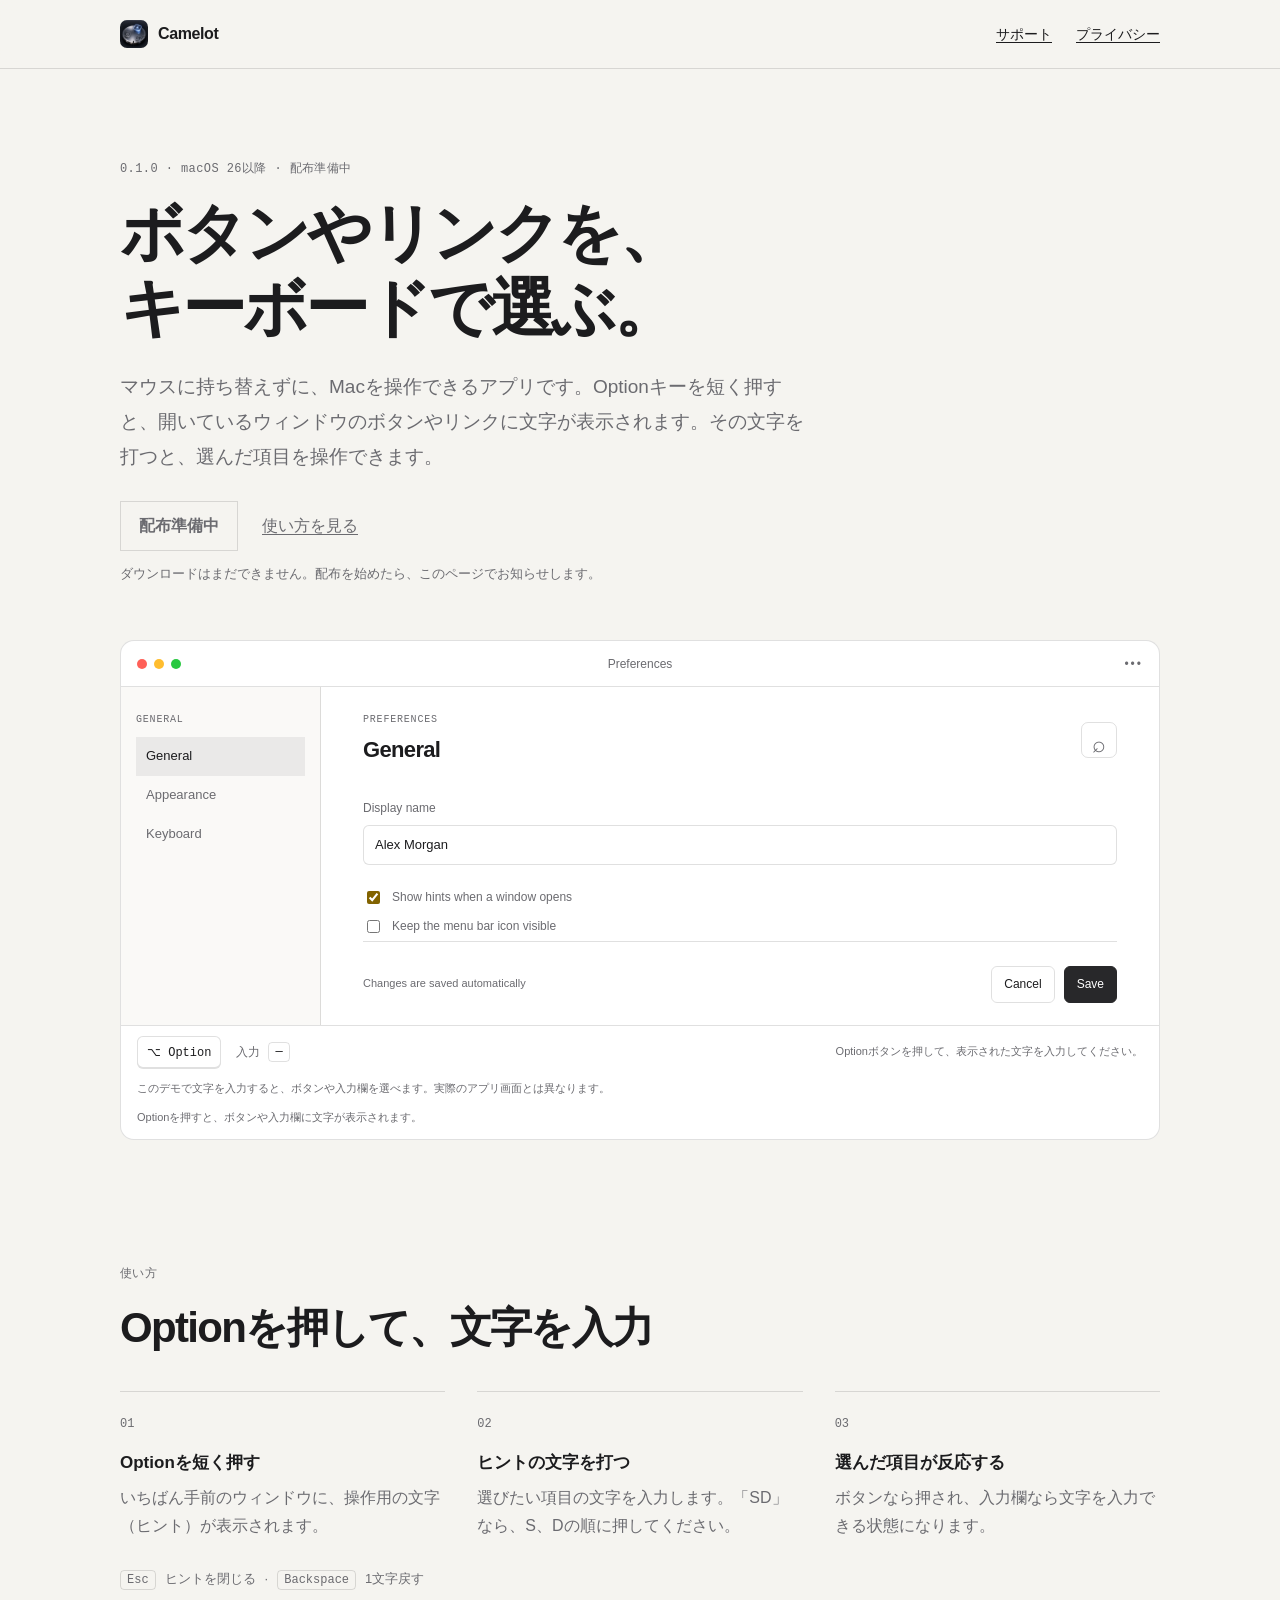
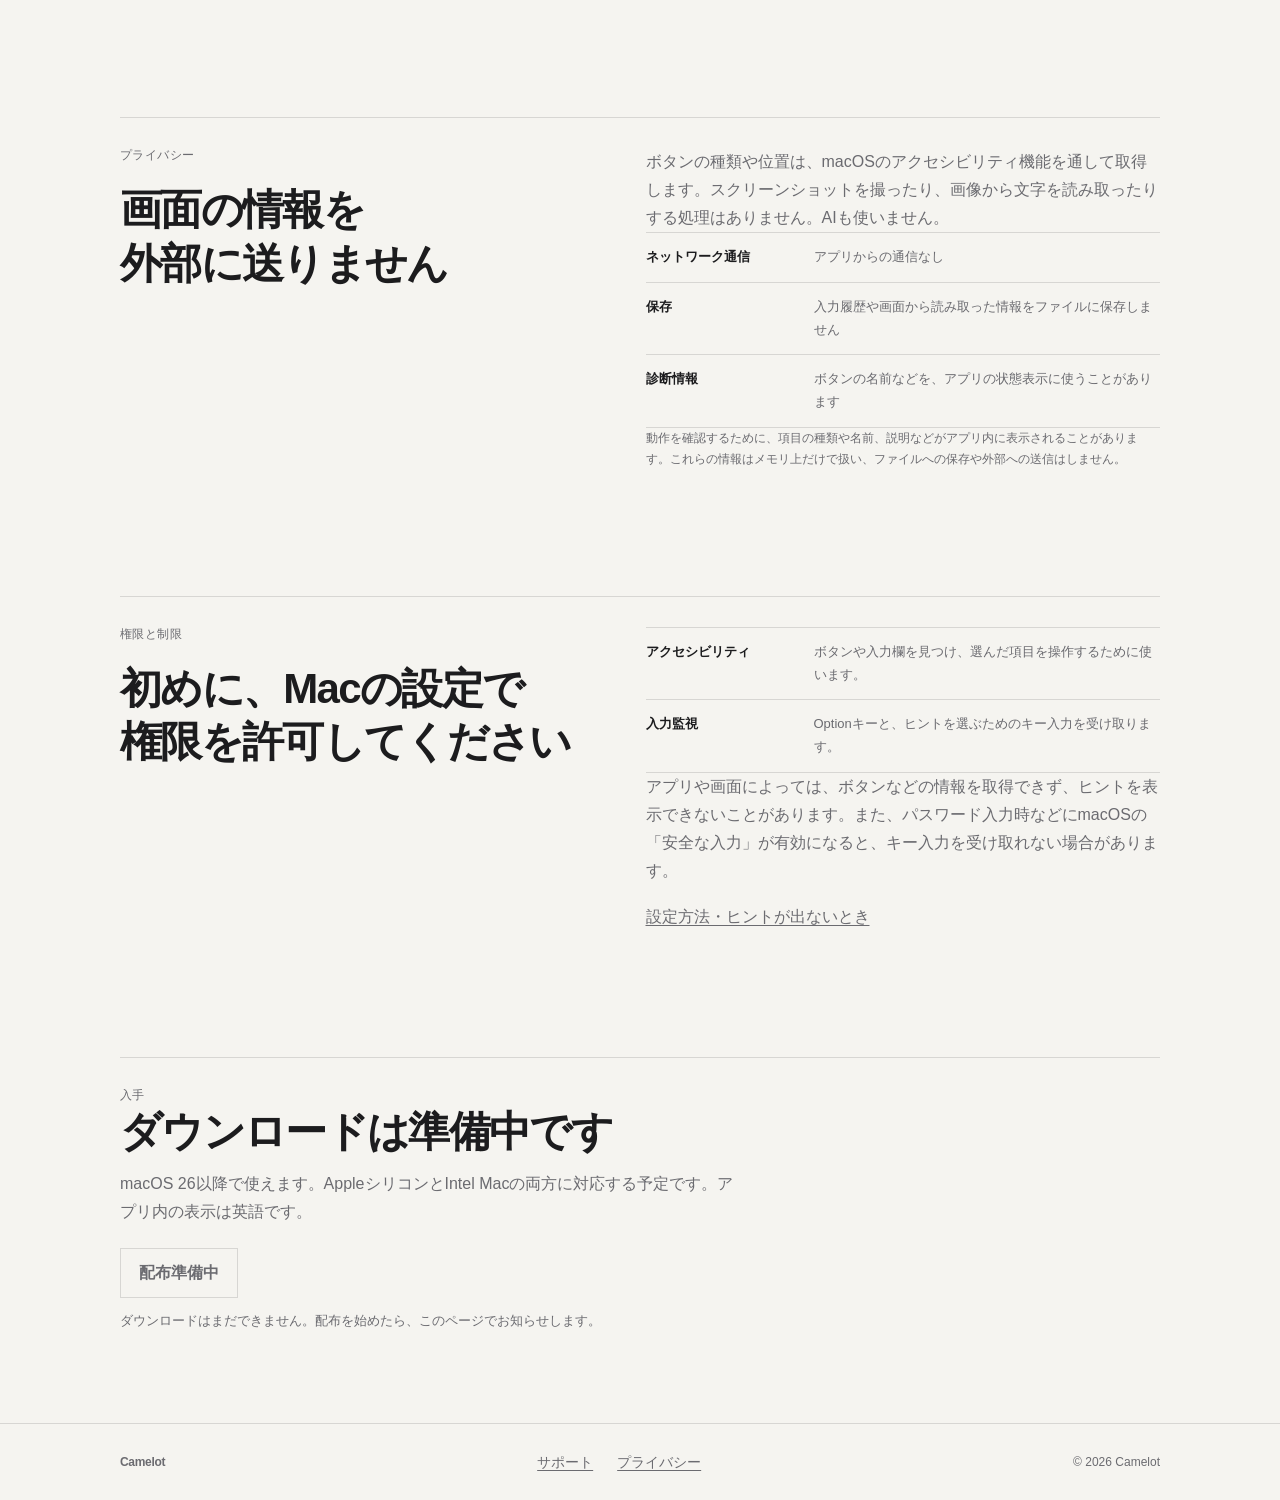
<file: docs/site/index.html>
<!doctype html>
<html lang="ja">
<head>
  <meta charset="utf-8">
  <meta name="viewport" content="width=device-width, initial-scale=1">
  <meta name="theme-color" content="#f5f4f0">
  <meta name="description" content="ボタンやリンクをキーボードで選べるMacアプリです。Optionキーを押し、画面に表示された文字を入力して操作します。">
  <title>Camelot — ボタンやリンクを、キーボードで選ぶ。</title>
  <link rel="icon" type="image/png" href="assets/icon.png">
  <link rel="stylesheet" href="assets/site.css">
  <script src="assets/site.js" defer></script>
</head>
<body>
  <header class="site-header">
    <div class="shell header-row">
      <a class="brand" href="index.html"><img src="assets/icon.png" width="28" height="28" alt=""><span>Camelot</span></a>
      <nav aria-label="ページ"><a href="support.html">サポート</a><a href="privacy.html">プライバシー</a></nav>
    </div>
  </header>
  <main class="shell">
    <section class="hero" aria-labelledby="hero-title">
      <p class="eyebrow"><span data-version>0.1.0</span> · macOS 26以降 · <span data-release-state>配布準備中</span></p>
      <h1 id="hero-title">ボタンやリンクを、<br>キーボードで選ぶ。</h1>
      <p class="lede">マウスに持ち替えずに、Macを操作できるアプリです。Optionキーを短く押すと、開いているウィンドウのボタンやリンクに文字が表示されます。その文字を打つと、選んだ項目を操作できます。</p>
      <div class="hero-actions">
        <a class="button-primary" data-cta aria-disabled="true">配布準備中</a>
        <a class="text-link" href="#how-it-works">使い方を見る</a>
      </div>
      <p class="release-note" data-release-note>ダウンロードはまだできません。配布を始めたら、このページでお知らせします。</p>

      <div class="demo" id="demo" role="group" aria-label="Camelotの文字ヒント操作デモ" tabindex="0" data-state="idle">
        <div class="demo-toolbar">
          <div class="traffic-lights" aria-hidden="true"><i></i><i></i><i></i></div>
          <span class="window-title">Preferences</span>
          <span class="window-tools" aria-hidden="true">•••</span>
        </div>
        <div class="demo-body">
          <aside class="demo-sidebar" aria-label="設定項目">
            <p class="sidebar-heading">GENERAL</p>
            <div class="demo-target" data-hint="G"><button type="button" class="sidebar-item selected">General</button></div>
            <div class="demo-target" data-hint="H"><button type="button" class="sidebar-item">Appearance</button></div>
            <div class="demo-target" data-hint="J"><button type="button" class="sidebar-item">Keyboard</button></div>
          </aside>
          <div class="demo-content">
            <div class="content-heading">
              <div><p class="sidebar-heading">PREFERENCES</p><h2>General</h2></div>
              <div class="demo-target" data-hint="SF"><button type="button" class="icon-button" aria-label="Search">⌕</button></div>
            </div>
            <div class="demo-target field-target" data-hint="F">
              <label for="demo-name">Display name</label>
              <input id="demo-name" type="text" value="Alex Morgan" autocomplete="off">
            </div>
            <div class="demo-target check-target" data-hint="A">
              <label><input type="checkbox" checked> Show hints when a window opens</label>
            </div>
            <div class="demo-target check-target" data-hint="K">
              <label><input type="checkbox"> Keep the menu bar icon visible</label>
            </div>
            <div class="demo-footer">
              <span class="demo-unsaved">Changes are saved automatically</span>
              <div class="demo-buttons">
                <div class="demo-target" data-hint="E"><button type="button" class="button-secondary">Cancel</button></div>
                <div class="demo-target" data-hint="SD"><button type="button" class="button-dark">Save</button></div>
              </div>
            </div>
          </div>
        </div>
        <div class="demo-controls">
          <button class="keycap option-key" type="button" data-demo-key="option" aria-label="Optionキーを短く押す">⌥ <span>Option</span></button>
          <p class="typed-line"><span class="typed-label">入力</span><kbd data-prefix>—</kbd></p>
          <p class="demo-instruction">Optionボタンを押して、表示された文字を入力してください。</p>
        </div>
        <div class="touch-keys" aria-label="デモ用キー">
          <button type="button" data-demo-key="S">S</button><button type="button" data-demo-key="D">D</button>
          <button type="button" data-demo-key="F">F</button><button type="button" data-demo-key="A">A</button>
          <button type="button" data-demo-key="backspace" aria-label="1文字戻す">⌫</button>
          <button type="button" data-demo-key="escape">Esc</button>
        </div>
        <p class="demo-caption">このデモで文字を入力すると、ボタンや入力欄を選べます。実際のアプリ画面とは異なります。</p>
        <p class="demo-status" data-status aria-live="polite">Optionを押すと、ボタンや入力欄に文字が表示されます。</p>
      </div>
    </section>

    <section class="content-section" id="how-it-works" aria-labelledby="how-title">
      <p class="eyebrow">使い方</p>
      <h2 id="how-title">Optionを押して、文字を入力</h2>
      <ol class="steps">
        <li><span class="step-number">01</span><h3>Optionを短く押す</h3><p>いちばん手前のウィンドウに、操作用の文字（ヒント）が表示されます。</p></li>
        <li><span class="step-number">02</span><h3>ヒントの文字を打つ</h3><p>選びたい項目の文字を入力します。「SD」なら、S、Dの順に押してください。</p></li>
        <li><span class="step-number">03</span><h3>選んだ項目が反応する</h3><p>ボタンなら押され、入力欄なら文字を入力できる状態になります。</p></li>
      </ol>
      <p class="key-note"><kbd>Esc</kbd> ヒントを閉じる <span aria-hidden="true">·</span> <kbd>Backspace</kbd> 1文字戻す</p>
    </section>

    <section class="content-section split-section" aria-labelledby="privacy-title">
      <div><p class="eyebrow">プライバシー</p><h2 id="privacy-title">画面の情報を<br>外部に送りません</h2></div>
      <div class="section-copy">
        <p>ボタンの種類や位置は、macOSのアクセシビリティ機能を通して取得します。スクリーンショットを撮ったり、画像から文字を読み取ったりする処理はありません。AIも使いません。</p>
        <dl class="fact-list">
          <div><dt>ネットワーク通信</dt><dd>アプリからの通信なし</dd></div>
          <div><dt>保存</dt><dd>入力履歴や画面から読み取った情報をファイルに保存しません</dd></div>
          <div><dt>診断情報</dt><dd>ボタンの名前などを、アプリの状態表示に使うことがあります</dd></div>
        </dl>
        <p class="fine-print">動作を確認するために、項目の種類や名前、説明などがアプリ内に表示されることがあります。これらの情報はメモリ上だけで扱い、ファイルへの保存や外部への送信はしません。</p>
      </div>
    </section>

    <section class="content-section split-section" aria-labelledby="permissions-title">
      <div><p class="eyebrow">権限と制限</p><h2 id="permissions-title">初めに、Macの設定で<br>権限を許可してください</h2></div>
      <div class="section-copy">
        <dl class="fact-list permissions-list">
          <div><dt>アクセシビリティ</dt><dd>ボタンや入力欄を見つけ、選んだ項目を操作するために使います。</dd></div>
          <div><dt>入力監視</dt><dd>Optionキーと、ヒントを選ぶためのキー入力を受け取ります。</dd></div>
        </dl>
        <p>アプリや画面によっては、ボタンなどの情報を取得できず、ヒントを表示できないことがあります。また、パスワード入力時などにmacOSの「安全な入力」が有効になると、キー入力を受け取れない場合があります。</p>
        <p><a href="support.html">設定方法・ヒントが出ないとき</a></p>
      </div>
    </section>

    <section class="download-section" id="download" aria-labelledby="download-title">
      <p class="eyebrow">入手</p>
      <h2 id="download-title" data-release-heading>ダウンロードは準備中です</h2>
      <p>macOS 26以降で使えます。AppleシリコンとIntel Macの両方に対応する予定です。アプリ内の表示は英語です。</p>
      <a class="button-primary" data-cta aria-disabled="true">配布準備中</a>
      <p class="release-note" data-release-note>ダウンロードはまだできません。配布を始めたら、このページでお知らせします。</p>
    </section>
  </main>
  <footer class="site-footer"><div class="shell footer-row"><a class="brand footer-brand" href="index.html">Camelot</a><nav aria-label="フッター"><a href="support.html">サポート</a><a href="privacy.html">プライバシー</a></nav><span>© 2026 Camelot</span></div></footer>
</body>
</html>
</file>
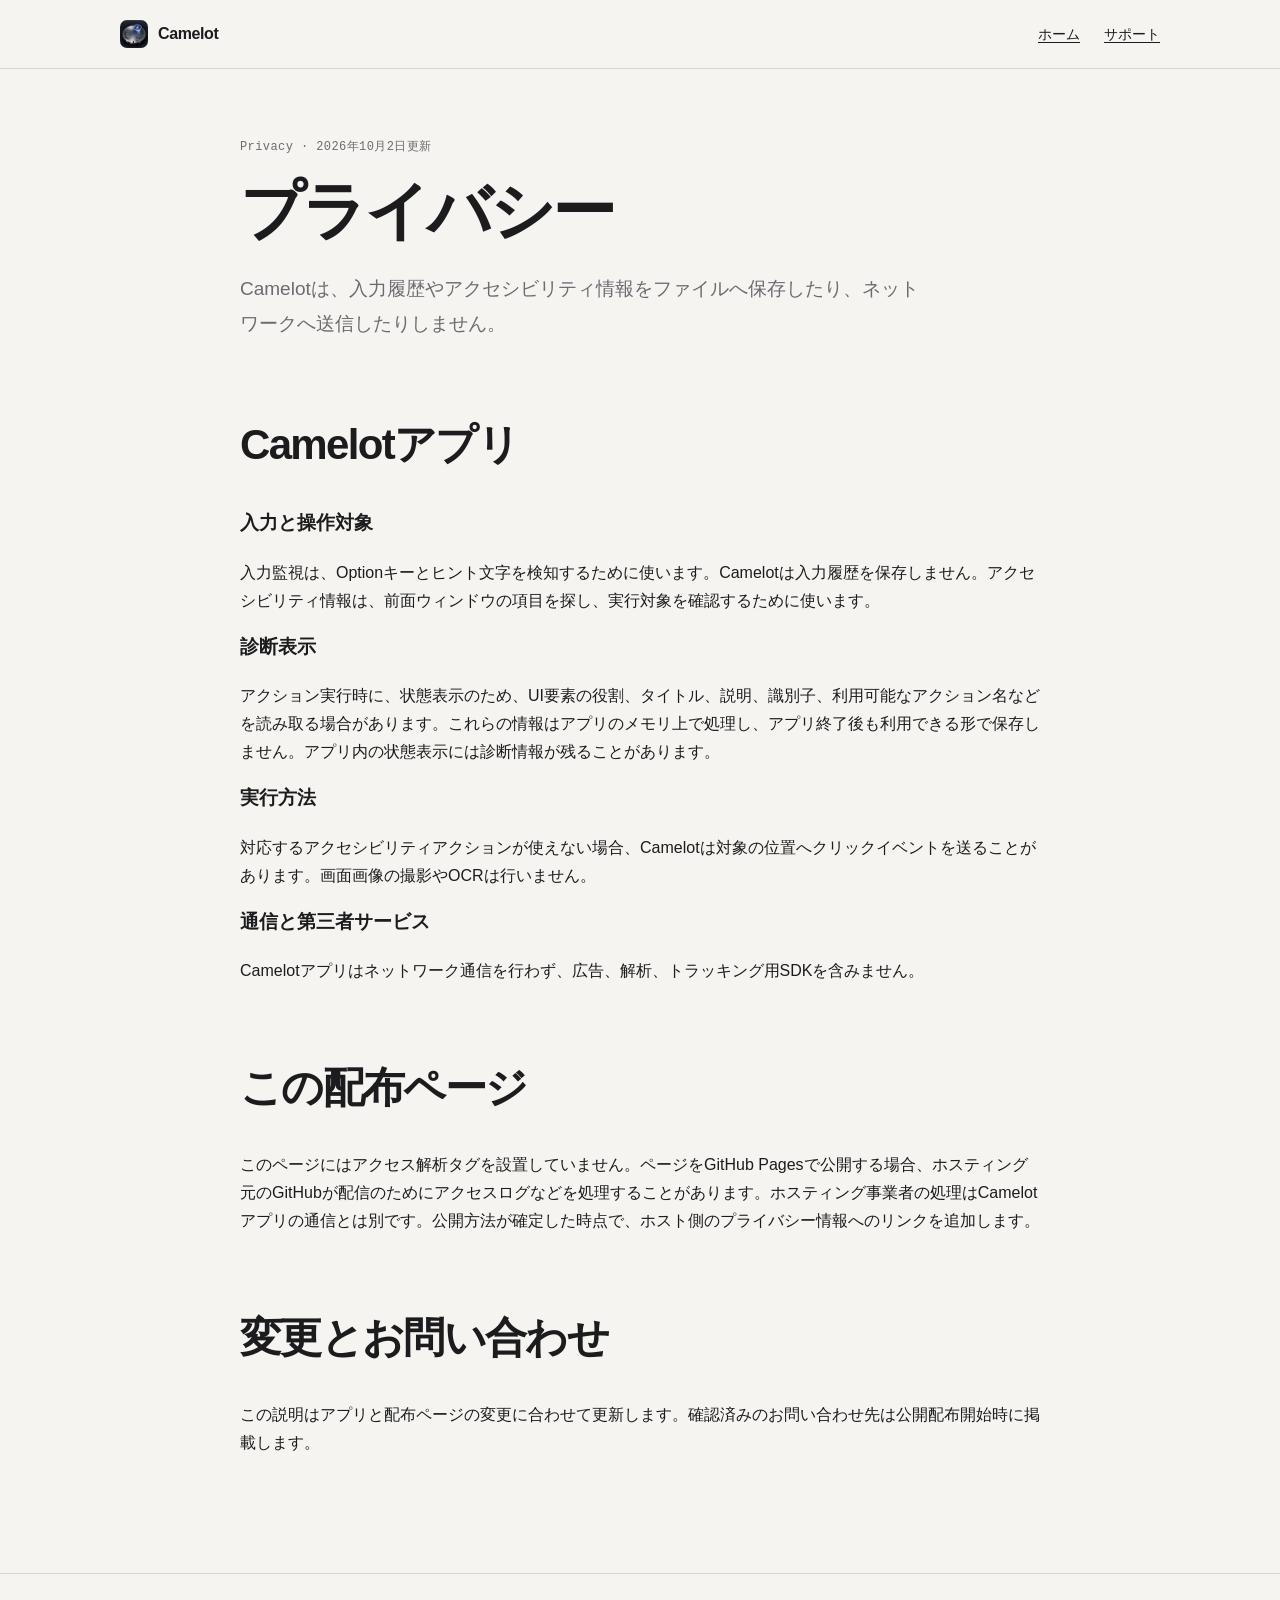
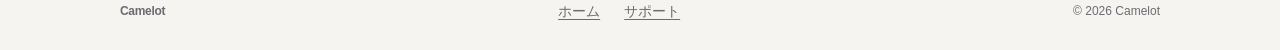
<file: docs/site/privacy.html>
<!doctype html>
<html lang="ja">
<head>
  <meta charset="utf-8">
  <meta name="viewport" content="width=device-width, initial-scale=1">
  <meta name="theme-color" content="#f5f4f0">
  <meta name="description" content="Camelotアプリと配布ページで扱う情報について。">
  <title>プライバシー — Camelot</title>
  <link rel="icon" type="image/png" href="assets/icon.png">
  <link rel="stylesheet" href="assets/site.css">
</head>
<body>
  <header class="site-header"><div class="shell header-row"><a class="brand" href="index.html"><img src="assets/icon.png" width="28" height="28" alt=""><span>Camelot</span></a><nav aria-label="ページ"><a href="index.html">ホーム</a><a href="support.html">サポート</a></nav></div></header>
  <main class="shell page-main">
    <p class="eyebrow">Privacy · 2026年10月2日更新</p>
    <h1>プライバシー</h1>
    <p class="lede">Camelotは、入力履歴やアクセシビリティ情報をファイルへ保存したり、ネットワークへ送信したりしません。</p>
    <section class="content-section" aria-labelledby="app-title"><h2 id="app-title">Camelotアプリ</h2>
      <h3>入力と操作対象</h3><p>入力監視は、Optionキーとヒント文字を検知するために使います。Camelotは入力履歴を保存しません。アクセシビリティ情報は、前面ウィンドウの項目を探し、実行対象を確認するために使います。</p>
      <h3>診断表示</h3><p>アクション実行時に、状態表示のため、UI要素の役割、タイトル、説明、識別子、利用可能なアクション名などを読み取る場合があります。これらの情報はアプリのメモリ上で処理し、アプリ終了後も利用できる形で保存しません。アプリ内の状態表示には診断情報が残ることがあります。</p>
      <h3>実行方法</h3><p>対応するアクセシビリティアクションが使えない場合、Camelotは対象の位置へクリックイベントを送ることがあります。画面画像の撮影やOCRは行いません。</p>
      <h3>通信と第三者サービス</h3><p>Camelotアプリはネットワーク通信を行わず、広告、解析、トラッキング用SDKを含みません。</p>
    </section>
    <section class="content-section" aria-labelledby="site-title"><h2 id="site-title">この配布ページ</h2><p>このページにはアクセス解析タグを設置していません。ページをGitHub Pagesで公開する場合、ホスティング元のGitHubが配信のためにアクセスログなどを処理することがあります。ホスティング事業者の処理はCamelotアプリの通信とは別です。公開方法が確定した時点で、ホスト側のプライバシー情報へのリンクを追加します。</p></section>
    <section class="content-section" aria-labelledby="changes-title"><h2 id="changes-title">変更とお問い合わせ</h2><p>この説明はアプリと配布ページの変更に合わせて更新します。確認済みのお問い合わせ先は公開配布開始時に掲載します。</p></section>
  </main>
  <footer class="site-footer"><div class="shell footer-row"><a class="brand footer-brand" href="index.html">Camelot</a><nav aria-label="フッター"><a href="index.html">ホーム</a><a href="support.html">サポート</a></nav><span>© 2026 Camelot</span></div></footer>
</body>
</html>
</file>
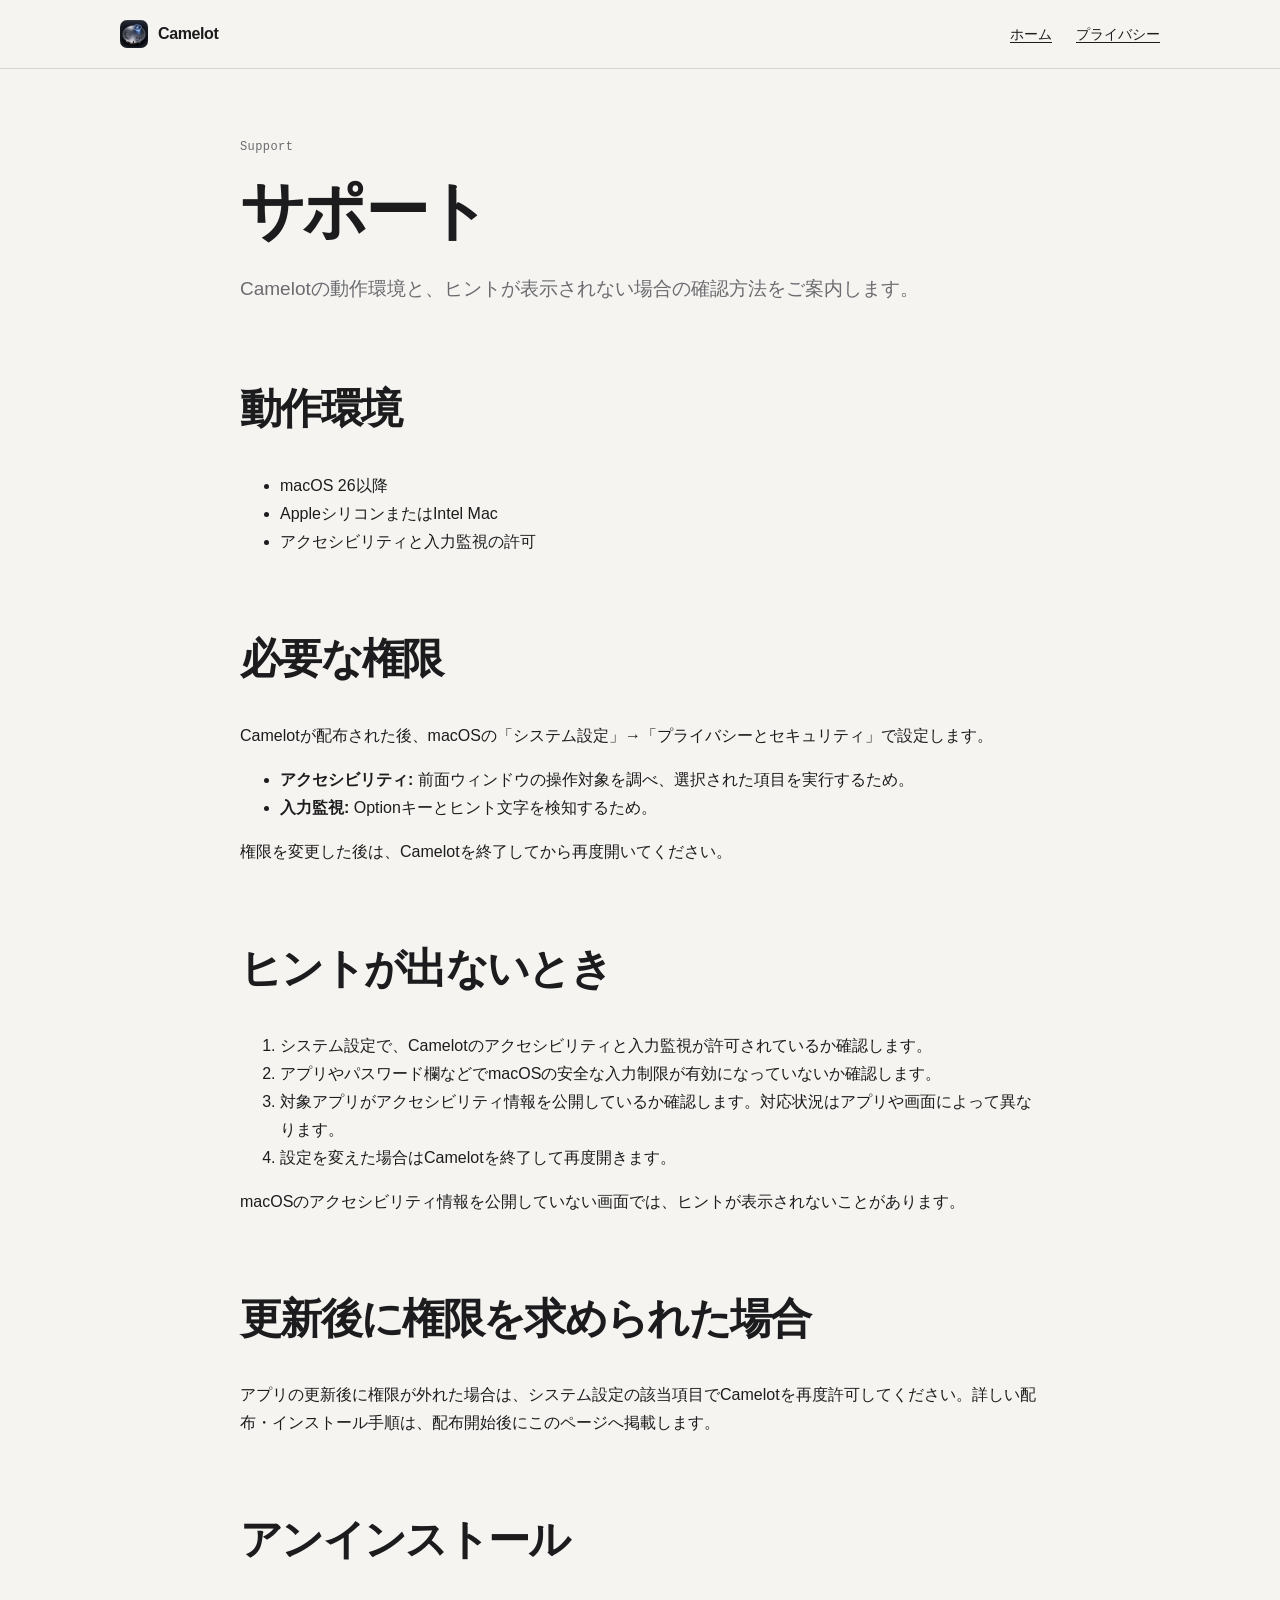
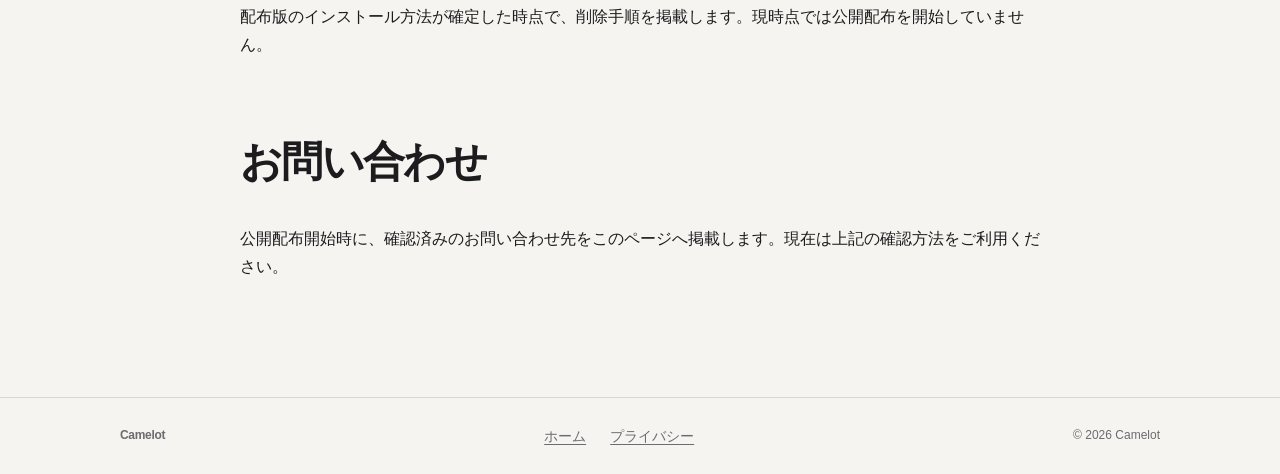
<file: docs/site/support.html>
<!doctype html>
<html lang="ja">
<head>
  <meta charset="utf-8">
  <meta name="viewport" content="width=device-width, initial-scale=1">
  <meta name="theme-color" content="#f5f4f0">
  <meta name="description" content="Camelotの動作環境、権限の設定、トラブル時の確認方法。">
  <title>サポート — Camelot</title>
  <link rel="icon" type="image/png" href="assets/icon.png">
  <link rel="stylesheet" href="assets/site.css">
</head>
<body>
  <header class="site-header"><div class="shell header-row"><a class="brand" href="index.html"><img src="assets/icon.png" width="28" height="28" alt=""><span>Camelot</span></a><nav aria-label="ページ"><a href="index.html">ホーム</a><a href="privacy.html">プライバシー</a></nav></div></header>
  <main class="shell page-main">
    <p class="eyebrow">Support</p>
    <h1>サポート</h1>
    <p class="lede">Camelotの動作環境と、ヒントが表示されない場合の確認方法をご案内します。</p>
    <section class="content-section" aria-labelledby="requirements-title"><h2 id="requirements-title">動作環境</h2><ul><li>macOS 26以降</li><li>AppleシリコンまたはIntel Mac</li><li>アクセシビリティと入力監視の許可</li></ul></section>
    <section class="content-section" aria-labelledby="permissions-title"><h2 id="permissions-title">必要な権限</h2><p>Camelotが配布された後、macOSの「システム設定」→「プライバシーとセキュリティ」で設定します。</p><ul><li><strong>アクセシビリティ:</strong> 前面ウィンドウの操作対象を調べ、選択された項目を実行するため。</li><li><strong>入力監視:</strong> Optionキーとヒント文字を検知するため。</li></ul><p>権限を変更した後は、Camelotを終了してから再度開いてください。</p></section>
    <section class="content-section" aria-labelledby="trouble-title"><h2 id="trouble-title">ヒントが出ないとき</h2><ol><li>システム設定で、Camelotのアクセシビリティと入力監視が許可されているか確認します。</li><li>アプリやパスワード欄などでmacOSの安全な入力制限が有効になっていないか確認します。</li><li>対象アプリがアクセシビリティ情報を公開しているか確認します。対応状況はアプリや画面によって異なります。</li><li>設定を変えた場合はCamelotを終了して再度開きます。</li></ol><p>macOSのアクセシビリティ情報を公開していない画面では、ヒントが表示されないことがあります。</p></section>
    <section class="content-section" aria-labelledby="update-title"><h2 id="update-title">更新後に権限を求められた場合</h2><p>アプリの更新後に権限が外れた場合は、システム設定の該当項目でCamelotを再度許可してください。詳しい配布・インストール手順は、配布開始後にこのページへ掲載します。</p></section>
    <section class="content-section" aria-labelledby="remove-title"><h2 id="remove-title">アンインストール</h2><p>配布版のインストール方法が確定した時点で、削除手順を掲載します。現時点では公開配布を開始していません。</p></section>
    <section class="content-section" aria-labelledby="contact-title"><h2 id="contact-title">お問い合わせ</h2><p>公開配布開始時に、確認済みのお問い合わせ先をこのページへ掲載します。現在は上記の確認方法をご利用ください。</p></section>
  </main>
  <footer class="site-footer"><div class="shell footer-row"><a class="brand footer-brand" href="index.html">Camelot</a><nav aria-label="フッター"><a href="index.html">ホーム</a><a href="privacy.html">プライバシー</a></nav><span>© 2026 Camelot</span></div></footer>
</body>
</html>
</file>
<file: docs/site/assets/site.css>
:root {
  color-scheme: light dark;
  --bg: #f5f4f0;
  --surface: #fff;
  --text: #1c1c1e;
  --muted: #6b6b70;
  --line: rgba(0, 0, 0, .12);
  --hint: #ffd84a;
  --hint-edge: #c99a00;
  --mono: ui-monospace, "SF Mono", Menlo, monospace;
  --sans: -apple-system, BlinkMacSystemFont, "Hiragino Sans", "Yu Gothic", sans-serif;
}
@media (prefers-color-scheme: dark) {
  :root { --bg: #17171a; --surface: #222226; --text: #f2f2f4; --muted: #a0a0a8; --line: rgba(255, 255, 255, .14); }
}
* { box-sizing: border-box; }
html { scroll-behavior: smooth; }
body { margin: 0; background: var(--bg); color: var(--text); font: 16px/1.75 var(--sans); -webkit-font-smoothing: antialiased; }
a { color: inherit; text-decoration-thickness: 1px; text-underline-offset: .2em; }
a:hover { text-decoration-thickness: 2px; }
button, input { font: inherit; }
:focus-visible { outline: 3px solid #a27800; outline-offset: 3px; }
.shell { width: min(100% - 48px, 1040px); margin-inline: auto; }
.site-header { position: sticky; z-index: 5; top: 0; background: color-mix(in srgb, var(--bg) 94%, transparent); backdrop-filter: blur(12px); border-bottom: 1px solid var(--line); }
.header-row, .footer-row { min-height: 68px; display: flex; align-items: center; justify-content: space-between; gap: 24px; }
.brand { display: inline-flex; align-items: center; gap: 10px; color: var(--text); font-weight: 700; text-decoration: none; letter-spacing: -.025em; }
.brand img { display: block; border-radius: 7px; }
.site-header nav, .site-footer nav { display: flex; align-items: center; gap: 24px; font-size: 14px; }
.hero { padding: 92px 0 0; }
.page-main { max-width: 800px; padding-top: 70px; padding-bottom: 100px; }
.page-main .content-section { margin-top: 76px; }
.eyebrow { margin: 0 0 18px; color: var(--muted); font: 12px/1.4 var(--mono); letter-spacing: .035em; }
h1, h2, h3, p { margin-top: 0; }
h1 { max-width: 850px; margin-bottom: 22px; font-size: clamp(38px, 6vw, 64px); line-height: 1.18; letter-spacing: -.055em; }
.lede { max-width: 690px; margin-bottom: 27px; color: var(--muted); font-size: clamp(17px, 2vw, 19px); line-height: 1.85; }
.hero-actions { display: flex; align-items: center; flex-wrap: wrap; gap: 24px; }
.button-primary { display: inline-flex; min-height: 48px; align-items: center; justify-content: center; padding: 10px 18px; border: 1px solid var(--line); color: var(--muted); font-weight: 600; text-decoration: none; }
.button-primary[aria-disabled="true"] { cursor: default; }
.button-primary.is-live { border-color: var(--hint-edge); background: var(--hint); color: #1c1c1e; }
.text-link { color: var(--muted); }
.release-note { margin: 12px 0 0; color: var(--muted); font-size: 13px; }
.demo { margin-top: 54px; overflow: hidden; border: 1px solid var(--line); border-radius: 14px; background: var(--surface); outline-offset: 6px; }
.demo-toolbar { position: relative; display: flex; height: 46px; align-items: center; justify-content: center; border-bottom: 1px solid var(--line); color: var(--muted); font: 12px var(--sans); }
.traffic-lights { position: absolute; left: 16px; display: flex; gap: 7px; }
.traffic-lights i { width: 10px; height: 10px; border-radius: 50%; background: #d1d0cb; }
.traffic-lights i:first-child { background: #ff6058; }.traffic-lights i:nth-child(2) { background: #ffbd2f; }.traffic-lights i:last-child { background: #28c840; }
.window-tools { position: absolute; right: 16px; letter-spacing: 2px; }
.demo-body { display: grid; grid-template-columns: 200px 1fr; min-height: 330px; }
.demo-sidebar { padding: 26px 15px; border-right: 1px solid var(--line); background: color-mix(in srgb, var(--bg) 55%, var(--surface)); }
.sidebar-heading { margin: 0 0 10px; color: var(--muted); font: 10px/1.4 var(--mono); letter-spacing: .08em; }
.demo-target { position: relative; }
.sidebar-item { width: 100%; padding: 8px 10px; border: 0; background: transparent; color: var(--muted); text-align: left; font-size: 13px; }
.sidebar-item.selected { background: color-mix(in srgb, var(--line) 50%, transparent); color: var(--text); }
.demo-content { display: flex; flex-direction: column; padding: 26px clamp(20px, 4vw, 42px) 22px; }
.content-heading { display: flex; align-items: center; justify-content: space-between; margin-bottom: 28px; }
.content-heading .sidebar-heading { margin-bottom: 4px; }
.content-heading h2 { margin: 0; font-size: 22px; letter-spacing: -.03em; }
.icon-button { width: 36px; height: 36px; border: 1px solid var(--line); border-radius: 7px; background: transparent; color: var(--muted); font-size: 23px; }
.field-target { margin-bottom: 18px; }
.field-target label { display: block; margin-bottom: 6px; font-size: 12px; color: var(--muted); }
.field-target input { width: 100%; height: 40px; padding: 8px 11px; border: 1px solid var(--line); border-radius: 6px; background: var(--surface); color: var(--text); font-size: 13px; }
.check-target { margin: 4px 0; font-size: 12px; }
.check-target label { display: flex; align-items: center; gap: 9px; color: var(--muted); }
.check-target input { accent-color: #826300; }
.demo-footer { display: flex; align-items: center; justify-content: space-between; gap: 12px; margin-top: auto; padding-top: 24px; border-top: 1px solid var(--line); }
.demo-unsaved { color: var(--muted); font-size: 11px; }
.demo-buttons { display: flex; gap: 9px; }
.demo-buttons button { padding: 7px 12px; border: 1px solid var(--line); border-radius: 6px; background: transparent; color: var(--text); font-size: 12px; }
.demo-buttons .button-dark { border-color: #28282a; background: #28282a; color: white; }
.demo-hint { pointer-events: none; position: absolute; z-index: 2; top: -8px; left: -8px; min-width: 22px; height: 22px; padding: 0 5px; border: 1px solid var(--hint-edge); border-radius: 5px; background: var(--hint); color: #1c1c1e; font: 700 11px/20px var(--mono); text-align: center; box-shadow: 0 1px 0 rgba(0,0,0,.12); opacity: 0; transform: translateY(2px); transition: opacity 120ms ease, transform 120ms ease; }
.demo[data-state="hints"] .demo-hint, .demo[data-state="filtered"] .demo-hint { opacity: 1; transform: none; }
.demo[data-state="filtered"] .demo-hint.is-hidden { opacity: 0; }
.demo[data-state="filtered"] .demo-hint.is-match { opacity: .7; }
.demo-target.is-fired > button, .demo-target.is-fired input { outline: 2px solid var(--hint-edge); outline-offset: 2px; }
.demo-controls { display: flex; min-height: 54px; align-items: center; gap: 15px; padding: 8px 16px; border-top: 1px solid var(--line); }
.keycap { min-height: 32px; padding: 4px 9px; border: 1px solid var(--line); border-radius: 6px; background: var(--surface); color: var(--text); box-shadow: 0 1px 0 var(--line); font: 12px var(--mono); }
.typed-line { display: flex; align-items: center; gap: 8px; margin: 0; font: 12px var(--mono); }
.typed-label { color: var(--muted); font-family: var(--sans); }
.typed-line kbd, .key-note kbd { padding: 2px 6px; border: 1px solid var(--line); border-radius: 4px; font: 12px var(--mono); }
.demo-instruction { margin: 0 0 0 auto; color: var(--muted); font-size: 11px; }
.touch-keys { display: none; gap: 8px; padding: 0 16px 12px; }
.touch-keys button { min-width: 39px; min-height: 36px; border: 1px solid var(--line); border-radius: 5px; background: transparent; color: var(--text); font: 12px var(--mono); }
.demo-caption, .demo-status { margin: 0; padding: 0 16px 10px; color: var(--muted); font-size: 11px; }
.demo-status { min-height: 27px; padding-bottom: 12px; }
.content-section { margin-top: 126px; padding-top: 0; }
.content-section > h2, .split-section h2, .download-section h2 { max-width: 700px; margin-bottom: 36px; font-size: clamp(28px, 4vw, 42px); line-height: 1.28; letter-spacing: -.04em; }
.steps { display: grid; grid-template-columns: repeat(3, 1fr); gap: 32px; margin: 0; padding: 0; list-style: none; }
.steps li { padding-top: 16px; border-top: 1px solid var(--line); }
.step-number { color: var(--muted); font: 12px var(--mono); }
.steps h3 { margin: 12px 0 7px; font-size: 17px; }
.steps p, .section-copy > p, .download-section > p { max-width: 620px; margin-bottom: 0; color: var(--muted); }
.key-note { display: flex; align-items: center; gap: 9px; margin: 28px 0 0; color: var(--muted); font-size: 13px; }
.split-section { display: grid; grid-template-columns: .95fr 1.05fr; gap: 60px; align-items: start; padding-top: 30px; border-top: 1px solid var(--line); }
.split-section h2 { margin: 0; }
.section-copy > p + p { margin-top: 18px; }
.fact-list { margin: 0; }
.fact-list div { display: grid; grid-template-columns: 150px 1fr; gap: 18px; padding: 13px 0; border-bottom: 1px solid var(--line); }
.fact-list div:first-child { border-top: 1px solid var(--line); }
.fact-list dt { color: var(--text); font-weight: 600; font-size: 13px; }
.fact-list dd { margin: 0; color: var(--muted); font-size: 13px; }
.fine-print { font-size: 12px; }
.download-section { margin-top: 126px; padding: 30px 0 90px; border-top: 1px solid var(--line); }
.download-section h2 { margin-bottom: 12px; }
.download-section .button-primary { margin-top: 22px; }
.site-footer { border-top: 1px solid var(--line); color: var(--muted); font-size: 12px; }
.footer-row { min-height: 76px; }
.footer-brand { color: var(--muted); }
.footer-brand img { display: none; }
@media (max-width: 700px) {
  .shell { width: min(100% - 36px, 1040px); }
  .hero { padding-top: 68px; }
  .demo-body { grid-template-columns: 132px minmax(0, 1fr); }
  .demo-sidebar { padding-inline: 10px; }
  .demo-content { padding-inline: 18px; }
  .demo-unsaved { display: none; }
  .content-section { margin-top: 88px; }
  .split-section { grid-template-columns: 1fr; gap: 24px; }
  .download-section { margin-top: 88px; }
}
@media (max-width: 520px) {
  .shell { width: min(100% - 32px, 1040px); }
  .header-row, .footer-row { min-height: 60px; }
  .site-header nav, .site-footer nav { gap: 14px; font-size: 12px; }
  .hero { padding-top: 54px; }
  h1 { font-size: clamp(28px, 8vw, 40px); }
  .demo { margin-top: 38px; }
  .demo-body { grid-template-columns: 1fr; }
  .demo-sidebar { display: flex; align-items: center; gap: 4px; padding: 8px; border-right: 0; border-bottom: 1px solid var(--line); }
  .sidebar-heading { display: none; }
  .sidebar-item { padding: 7px 6px; font-size: 11px; }
  .demo-content { min-height: 300px; padding: 20px 16px; }
  .demo-controls { gap: 10px; padding-inline: 10px; }
  .demo-instruction { display: none; }
  .touch-keys { display: flex; flex-wrap: wrap; padding-inline: 10px; }
  .demo-caption, .demo-status { padding-inline: 10px; }
  .steps { grid-template-columns: 1fr; gap: 18px; }
  .steps li { display: grid; grid-template-columns: 42px 1fr; column-gap: 12px; padding-top: 12px; }
  .step-number { grid-row: span 2; padding-top: 2px; }
  .steps h3 { margin: 0 0 4px; }
  .fact-list div { grid-template-columns: 1fr; gap: 2px; }
}
@media (prefers-reduced-motion: reduce) {
  html { scroll-behavior: auto; }
  *, *::before, *::after { scroll-behavior: auto !important; transition-duration: .01ms !important; animation-duration: .01ms !important; animation-iteration-count: 1 !important; }
}
</file>
